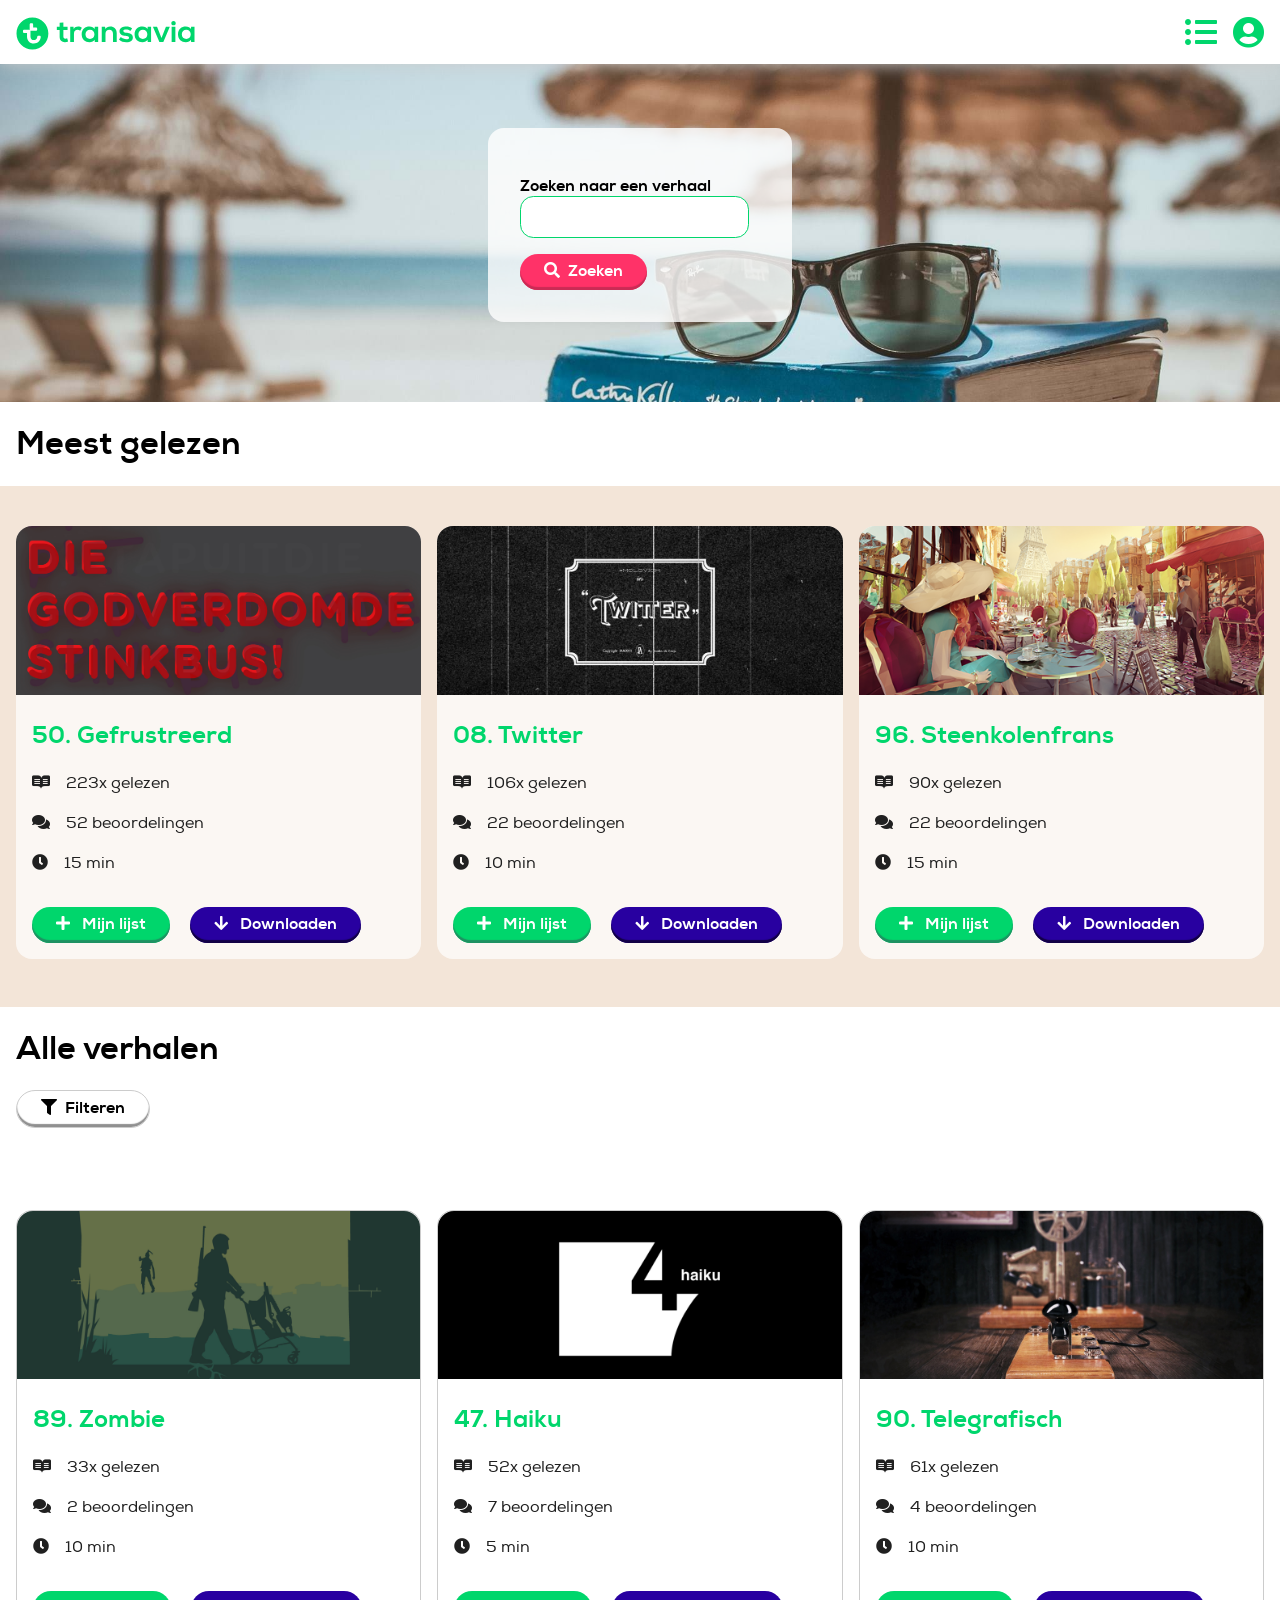
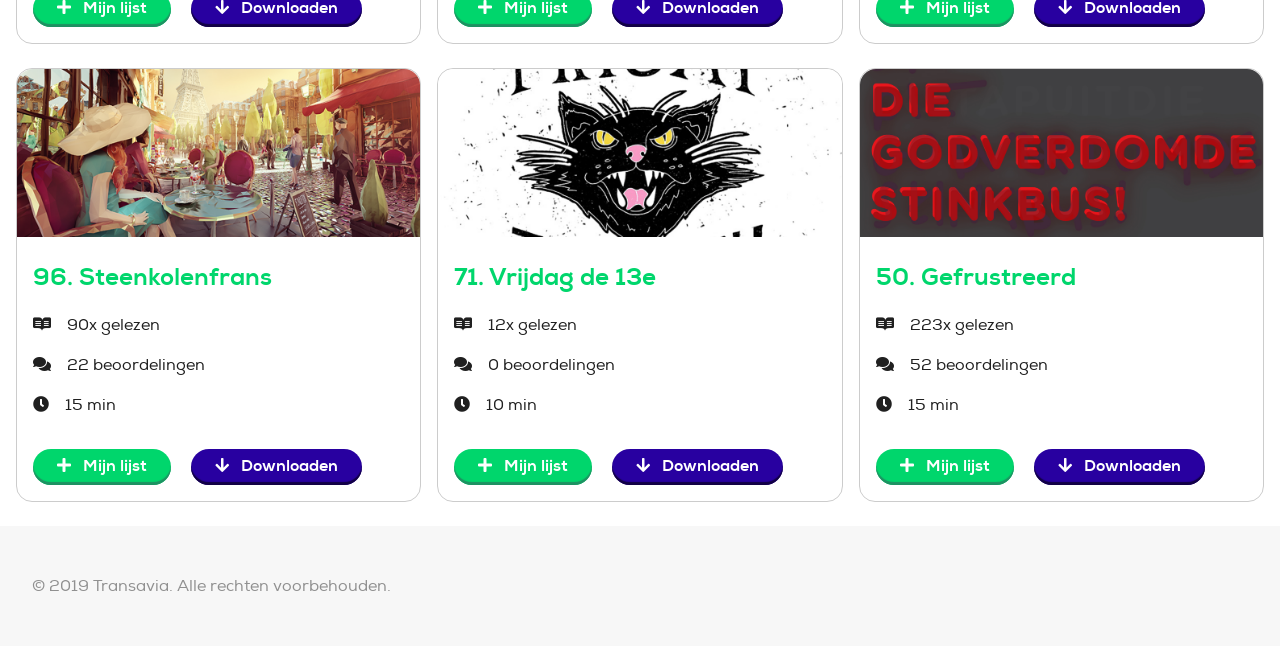
<file: index.html>
<!DOCTYPE html>
<html lang="nl">
<head>
  <meta charset="UTF-8">
  <meta name="viewport" content="width=device-width, initial-scale=1.0">
  <meta http-equiv="X-UA-Compatible" content="ie=edge">
  <title>Transavia - 99 verhalen</title>
  <link rel="stylesheet" href="css/style.css">
  <link rel="stylesheet" href="https://use.fontawesome.com/releases/v5.3.1/css/all.css" integrity="sha384-mzrmE5qonljUremFsqc01SB46JvROS7bZs3IO2EmfFsd15uHvIt+Y8vEf7N7fWAU" crossorigin="anonymous">
</head>
<body>
  <header>
    <nav>
      <a href="index.html"><img src="img/transavia-logo.svg" alt="Transavia - 99 verhalen homepage."></a>
      <ul>
        <li><a href="lijst.html"><i class="fas fa-list-ul fa-2x"></i></a></li>
        <li><a href="inloggen.html"><i class="fas fa-user-circle fa-2x"></i></a></li>
      </ul>
    </nav>

    <section>
      <form action="zoeken.html">
        <label>Zoeken naar een verhaal
        <input type="text" placeholder="bijv. naam, emotie, titel">
        </label>
        <button><i class="fas fa-search"></i>Zoeken</button>
      </form>
    </section>
  </header>

  <main>
    <h1>Meest gelezen</h1>
    <section class="bg">
        <article class="white">
          <a href="50-gefrustreerd.html">
          <img src="img/50.jpg" alt="50. Gefrustreerd">
            <footer>
              <h2>50. Gefrustreerd</h2>
              <p><i class="fab fa-readme"></i>223x gelezen</p>
              <p><i class="fas fa-comments"></i>52 beoordelingen</p>
              <p><i class="fas fa-clock"></i>15 min</p>
            </footer>
          </a>
          <button class="lijst"><i class="fas fa-plus"></i> Mijn lijst</button>
          <button class="down"><i class="fas fa-arrow-down"></i> Downloaden</button>
        </article>

        <article class="white">
          <a href="">
          <img src="img/08.jpg" alt="08. Twitter">
            <footer>
              <h2>08. Twitter</h2>
              <p><i class="fab fa-readme"></i>106x gelezen</p>
              <p><i class="fas fa-comments"></i>22 beoordelingen</p>
              <p><i class="fas fa-clock"></i>10 min</p>
            </footer>
          </a>
          <button class="lijst"><i class="fas fa-plus"></i> Mijn lijst</button>
          <button class="down"><i class="fas fa-arrow-down"></i> Downloaden</button>
        </article>

        <article class="white">
          <a href="">
          <img src="img/96.jpg" alt="96. Steenkolenfrans">
            <footer>
              <h2>96. Steenkolenfrans</h2>
              <p><i class="fab fa-readme"></i>90x gelezen</p>
              <p><i class="fas fa-comments"></i>22 beoordelingen</p>
              <p><i class="fas fa-clock"></i>15 min</p>
            </footer>
          </a>
          <button class="lijst"><i class="fas fa-plus"></i> Mijn lijst</button>
          <button class="down"><i class="fas fa-arrow-down"></i> Downloaden</button>
        </article>
    </section>

    <h1>Alle verhalen</h1>
    <button id="toggle"><i class="fas fa-filter"></i>Filteren</button>
    <form class="filter">
      <fieldset>
        <legend>Sorteer op</legend>
        <label> Reacties <input name="sorteren" type="radio" checked="checked"> </label>
        <label> Aantal keer gelezen <input name="sorteren" type="radio"> </label>
      </fieldset>
      <fieldset>
        <legend>Leestijd</legend>
        <label> 5 min <input type="checkbox"> </label>
        <label> 10 min <input type="checkbox"> </label>
        <label> 15 min <input type="checkbox"> </label>
      </fieldset>
      <fieldset>
        <legend>Sfeer</legend>
        <label> Absurd <input type="checkbox"> </label>
        <label> Angstig <input type="checkbox"> </label>
        <label> Boos <input type="checkbox"> </label>
      </fieldset>
      <fieldset>
        <legend>Visuele stijl</legend>
        <label> Abstract <input type="checkbox"> </label>
        <label> Geometrisch <input type="checkbox"> </label>
        <label> Minimalistisch <input type="checkbox"> </label>
      </fieldset>
    </form>
    <section>
        <article>
          <a href="">
          <img src="img/89.jpg" alt="89. Zombie">
            <footer>
              <h2>89. Zombie</h2>
              <p><i class="fab fa-readme"></i>33x gelezen</p>
              <p><i class="fas fa-comments"></i>2 beoordelingen</p>
              <p><i class="fas fa-clock"></i>10 min</p>
            </footer>
          </a>
          <button class="lijst"><i class="fas fa-plus"></i> Mijn lijst</button>
          <button class="down"><i class="fas fa-arrow-down"></i> Downloaden</button>
        </article>

        <article>
          <a href="">
          <img src="img/47.jpg" alt="47. Haiku">
            <footer>
              <h2>47. Haiku</h2>
              <p><i class="fab fa-readme"></i>52x gelezen</p>
              <p><i class="fas fa-comments"></i>7 beoordelingen</p>
              <p><i class="fas fa-clock"></i>5 min</p>
            </footer>
          </a>
          <button class="lijst"><i class="fas fa-plus"></i> Mijn lijst</button>
          <button class="down"><i class="fas fa-arrow-down"></i> Downloaden</button>
        </article>

        <article>
          <a href="">
          <img src="img/90.jpg" alt="90. Telegrafisch">
            <footer>
              <h2>90. Telegrafisch</h2>
              <p><i class="fab fa-readme"></i>61x gelezen</p>
              <p><i class="fas fa-comments"></i>4 beoordelingen</p>
              <p><i class="fas fa-clock"></i>10 min</p>
            </footer>
          </a>
          <button class="lijst"><i class="fas fa-plus"></i> Mijn lijst</button>
          <button class="down"><i class="fas fa-arrow-down"></i> Downloaden</button>
        </article>

        <article>
          <a href="">
          <img src="img/96.jpg" alt="96. Steenkolenfrans">
            <footer>
              <h2>96. Steenkolenfrans</h2>
              <p><i class="fab fa-readme"></i>90x gelezen</p>
              <p><i class="fas fa-comments"></i>22 beoordelingen</p>
              <p><i class="fas fa-clock"></i>15 min</p>
            </footer>
          </a>
          <button class="lijst"><i class="fas fa-plus"></i> Mijn lijst</button>
          <button class="down"><i class="fas fa-arrow-down"></i> Downloaden</button>
        </article>

        <article>
          <a href="">
          <img src="img/71.jpg" alt="71. Vrijdag de 13e">
            <footer>
              <h2>71. Vrijdag de 13e</h2>
              <p><i class="fab fa-readme"></i>12x gelezen</p>
              <p><i class="fas fa-comments"></i>0 beoordelingen</p>
              <p><i class="fas fa-clock"></i>10 min</p>
            </footer>
          </a>
          <button class="lijst"><i class="fas fa-plus"></i> Mijn lijst</button>
          <button class="down"><i class="fas fa-arrow-down"></i> Downloaden</button>
        </article>

        <article>
          <a href="50-gefrustreerd.html">
          <img src="img/50.jpg" alt="50. Gefrustreerd">
            <footer>
              <h2>50. Gefrustreerd</h2>
              <p><i class="fab fa-readme"></i>223x gelezen</p>
              <p><i class="fas fa-comments"></i>52 beoordelingen</p>
              <p><i class="fas fa-clock"></i>15 min</p>
            </footer>
          </a>
          <button class="lijst"><i class="fas fa-plus"></i> Mijn lijst</button>
          <button class="down"><i class="fas fa-arrow-down"></i> Downloaden</button>
        </article>
    </section>
  </main>

  <footer>
    <p>&copy; 2019 Transavia. Alle rechten voorbehouden.</p>
  </footer>

  <script src="js/script.js" charset="utf-8"></script>

</body>
</html>
</file>
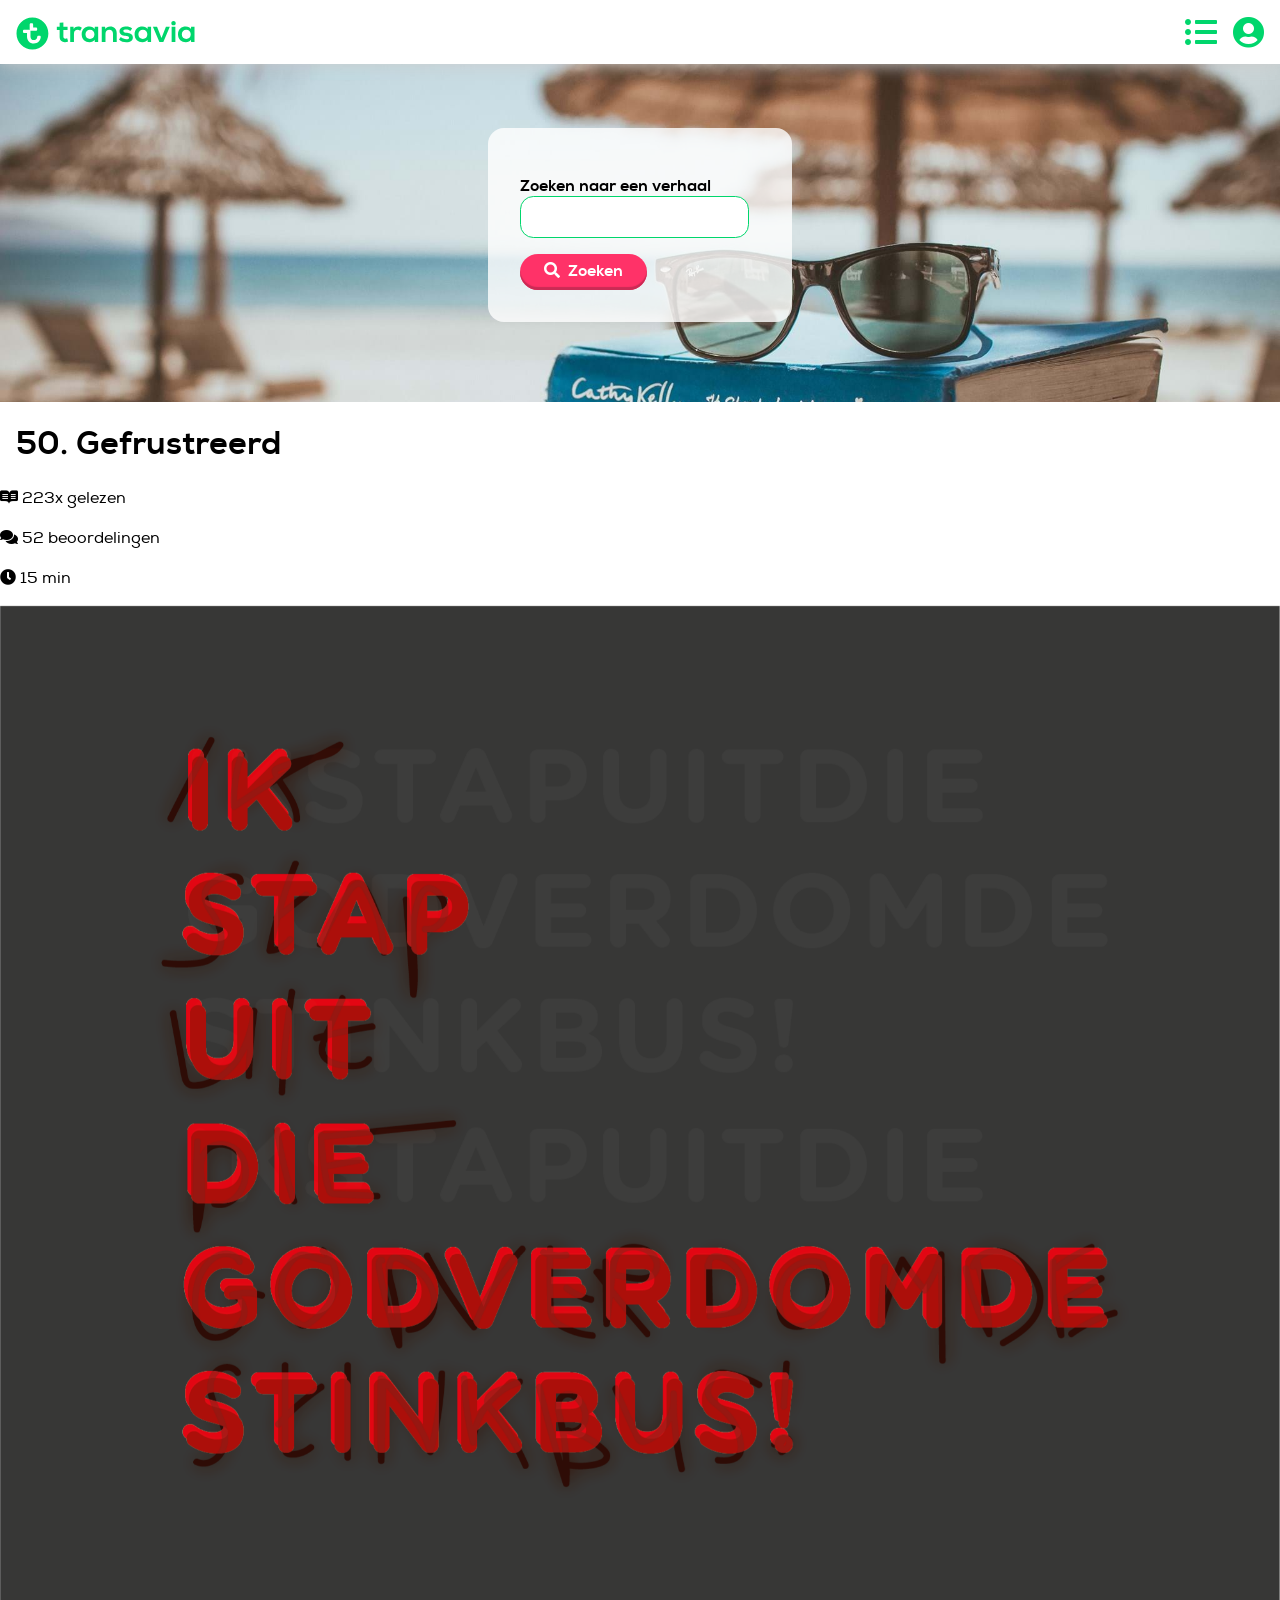
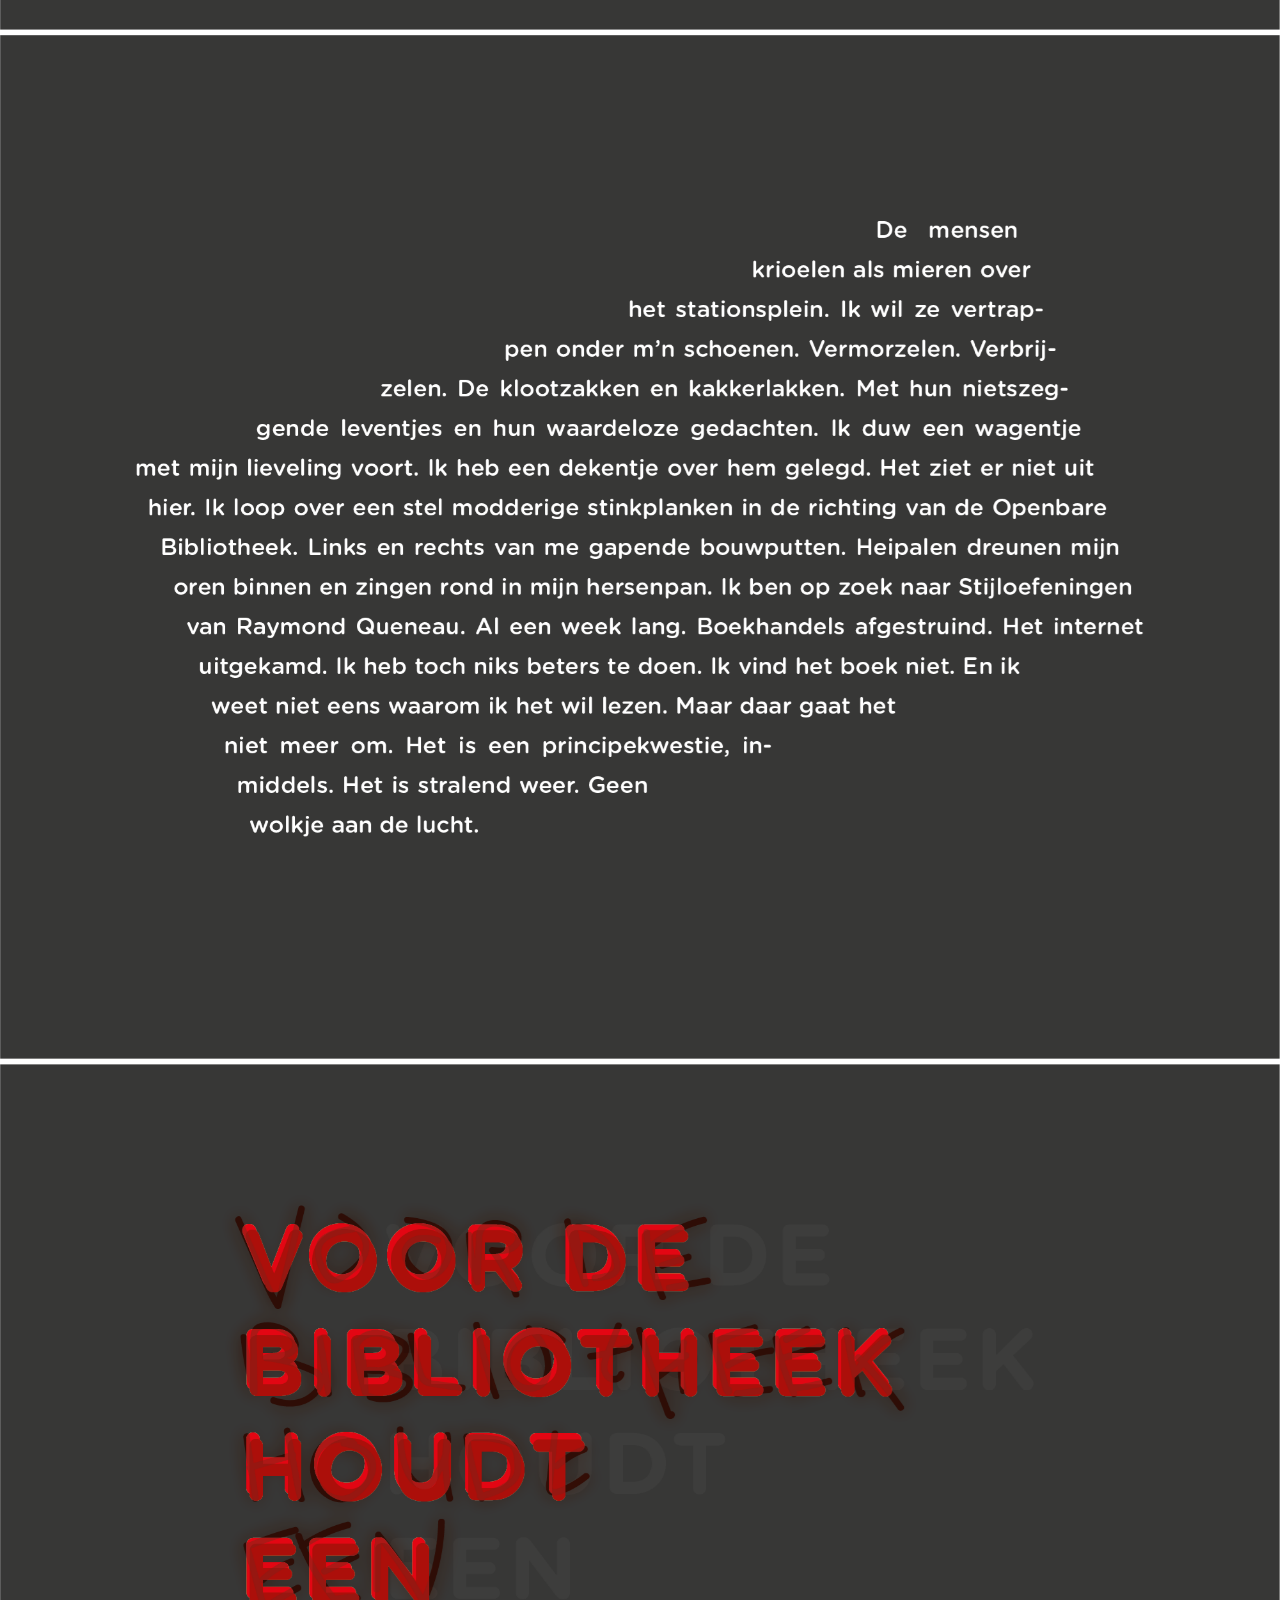
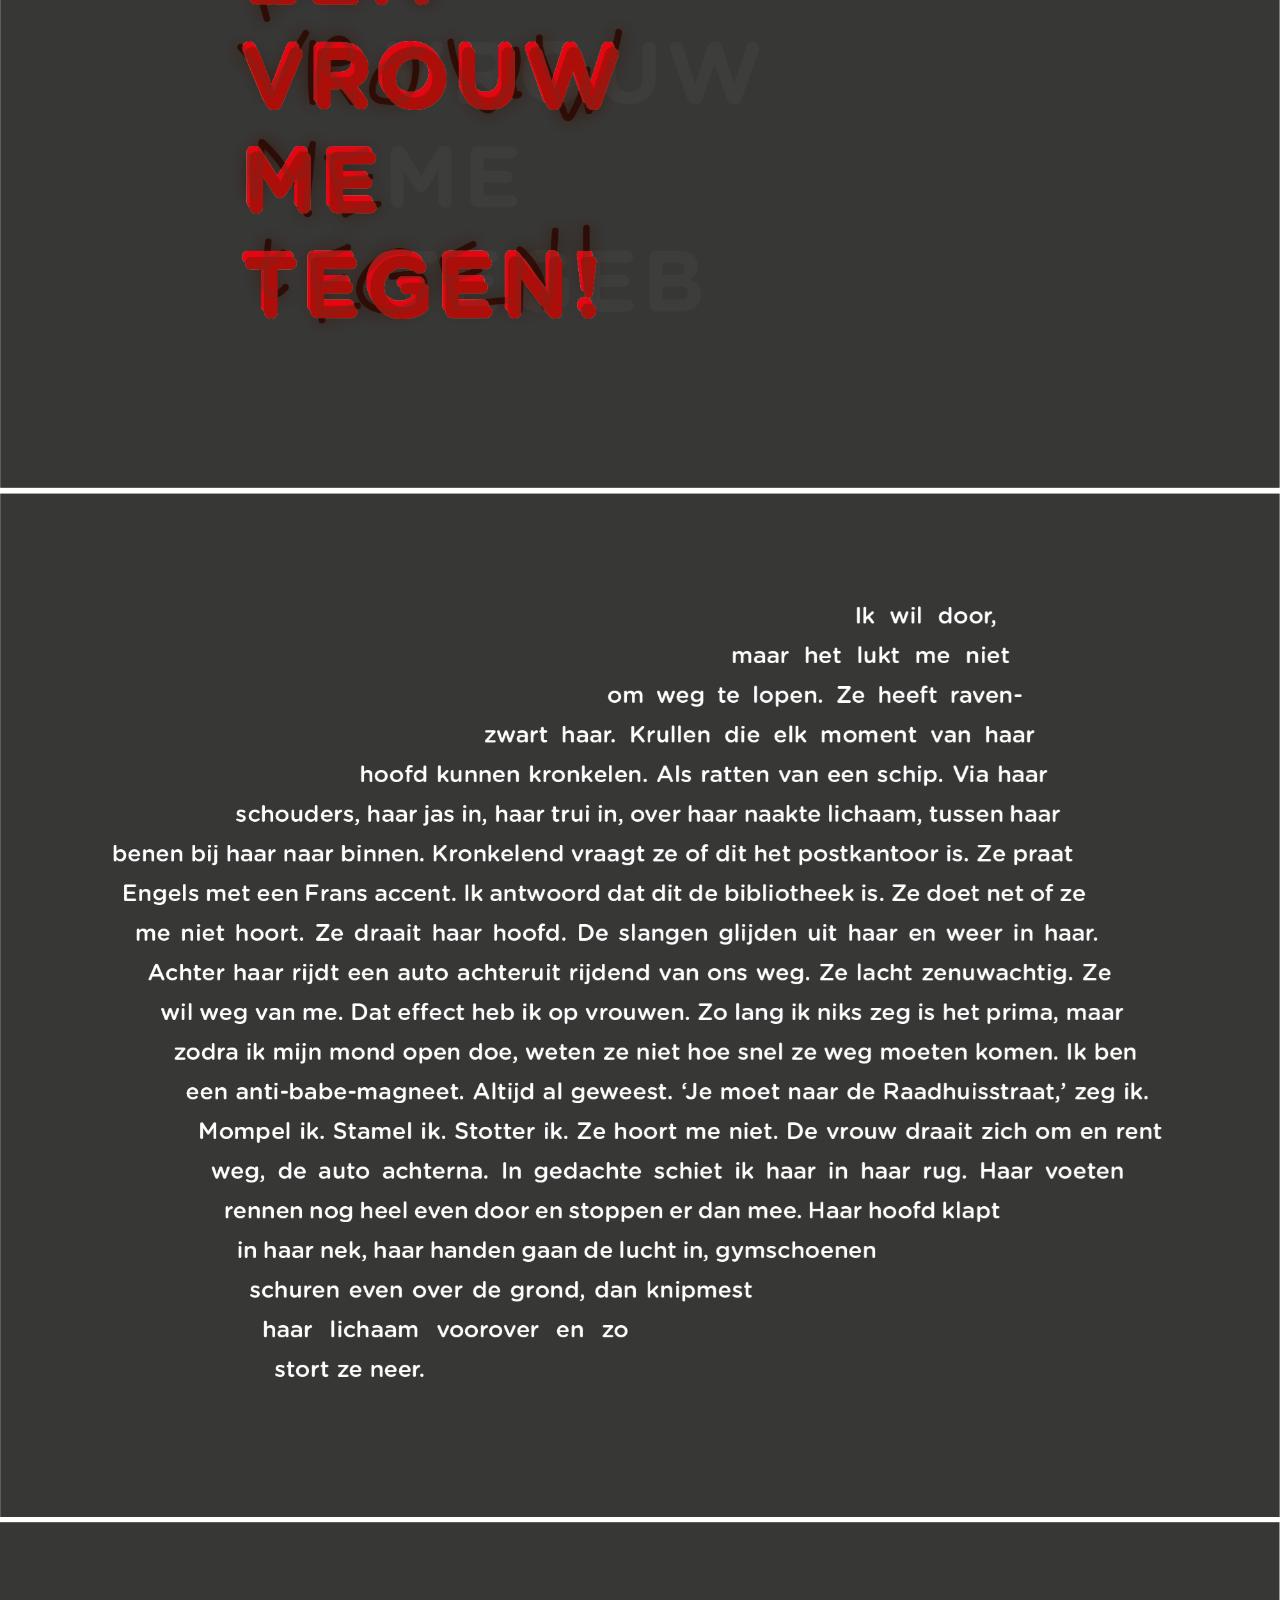
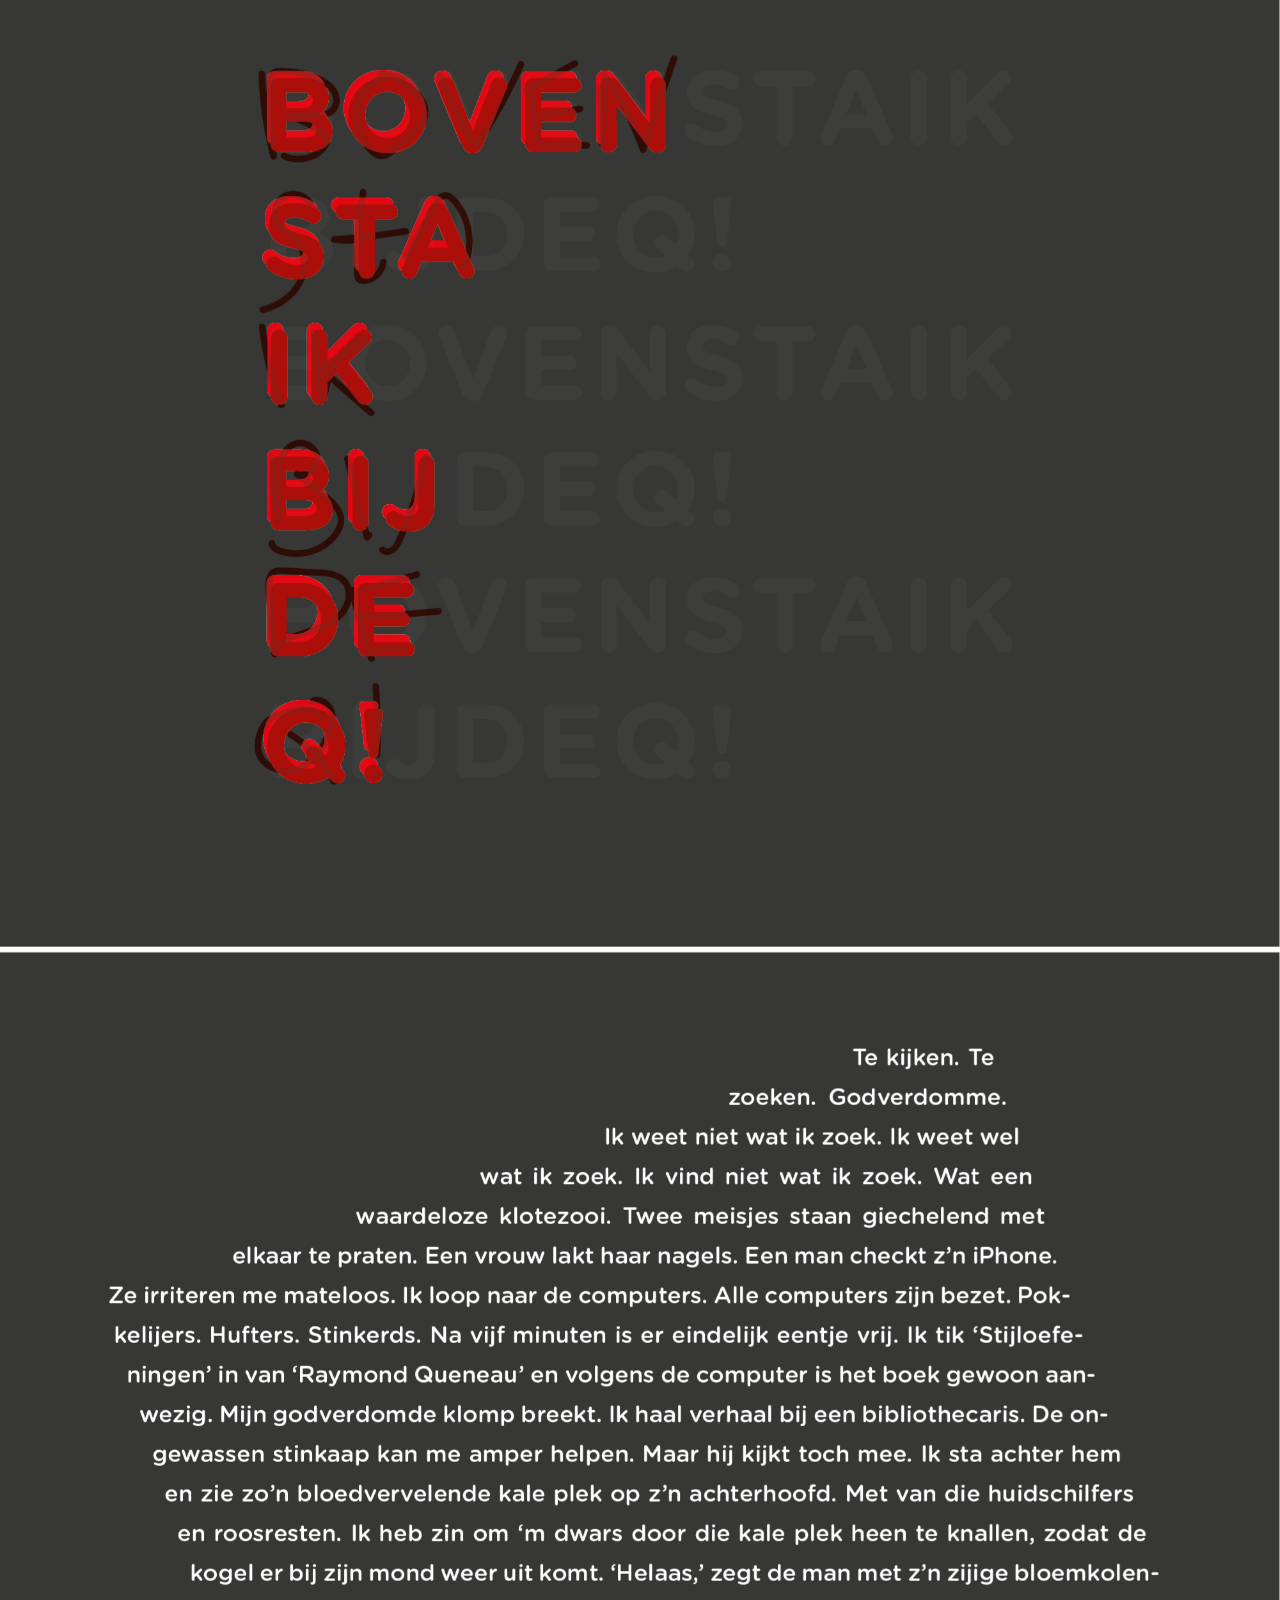
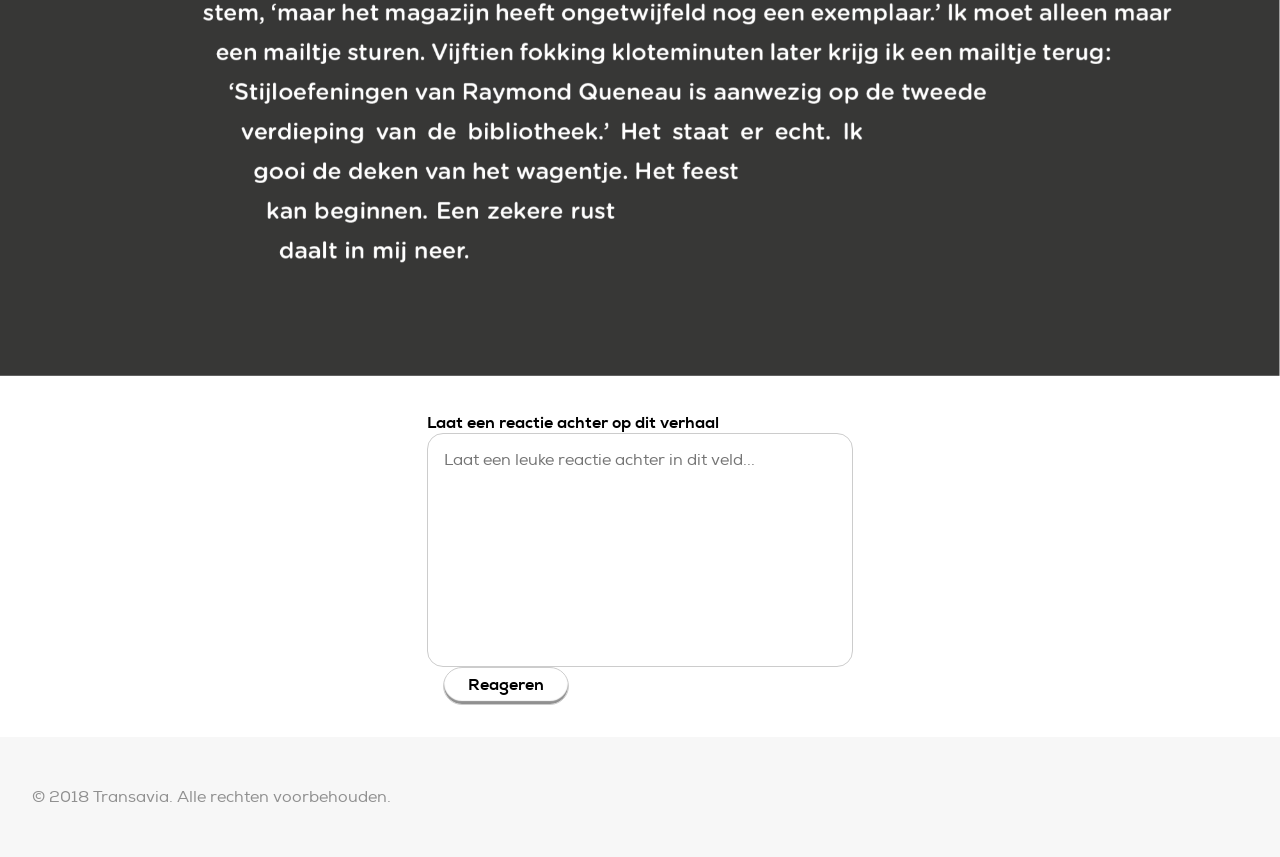
<file: 50-gefrustreerd.html>
<!DOCTYPE html>
<html lang="nl">
<head>
  <meta charset="UTF-8">
  <meta name="viewport" content="width=device-width, initial-scale=1.0">
  <meta http-equiv="X-UA-Compatible" content="ie=edge">
  <title>Gefrustreerd - Transavia - 99 verhalen</title>
  <link rel="stylesheet" href="css/style.css">
  <link rel="stylesheet" href="https://use.fontawesome.com/releases/v5.3.1/css/all.css" integrity="sha384-mzrmE5qonljUremFsqc01SB46JvROS7bZs3IO2EmfFsd15uHvIt+Y8vEf7N7fWAU" crossorigin="anonymous">
</head>
<body>
  <header>
    <nav>
      <a href="index.html"><img src="img/transavia-logo.svg" alt="Transavia - 99 verhalen homepage."></a>
      <ul>
        <li><a href="lijst.html"><i class="fas fa-list-ul fa-2x"></i></a></li>
        <li><a href="inloggen.html"><i class="fas fa-user-circle fa-2x"></i></a></li>
      </ul>
    </nav>

    <section>
      <form action="zoeken.html">
        <label>Zoeken naar een verhaal
        <input type="text" placeholder="bijv. naam, emotie, titel">
        </label>
        <button><i class="fas fa-search"></i>Zoeken</button>
      </form>
    </section>
  </header>

  <main class="gefrustreerd">
    <h1>50. Gefrustreerd</h1>
    <footer>
      <p><i class="fab fa-readme"></i>  223x gelezen</p>
      <p><i class="fas fa-comments"></i>  52 beoordelingen</p>
      <p><i class="fas fa-clock"></i>  15 min</p>
    </footer>
    <img src="img/verhaal01-mobile.png" alt="Deel 1: Gefrustreerd">
    <img src="img/verhaal02-mobile.png" alt="Deel 2: Gefrustreerd">
    <img src="img/verhaal03-mobile.png" alt="Deel 3: Gefrustreerd">
    <img src="img/verhaal04-mobile.png" alt="Deel 4: Gefrustreerd">
    <img src="img/verhaal05-mobile.png" alt="Deel 5: Gefrustreerd">
    <img src="img/verhaal06-mobile.png" alt="Deel 6: Gefrustreerd">

    <form action="reageren.html">
      <label>Laat een reactie achter op dit verhaal
      <textarea cols="30" rows="10" placeholder="Laat een leuke reactie achter in dit veld..."></textarea>
      </label>
      <button type="submit">Reageren</button>
    </form>
  </main>

  <footer>
    <p>&copy; 2018 Transavia. Alle rechten voorbehouden.</p>
  </footer>

  <script src="js/script.js" charset="utf-8"></script>

</body>
</html>
</file>
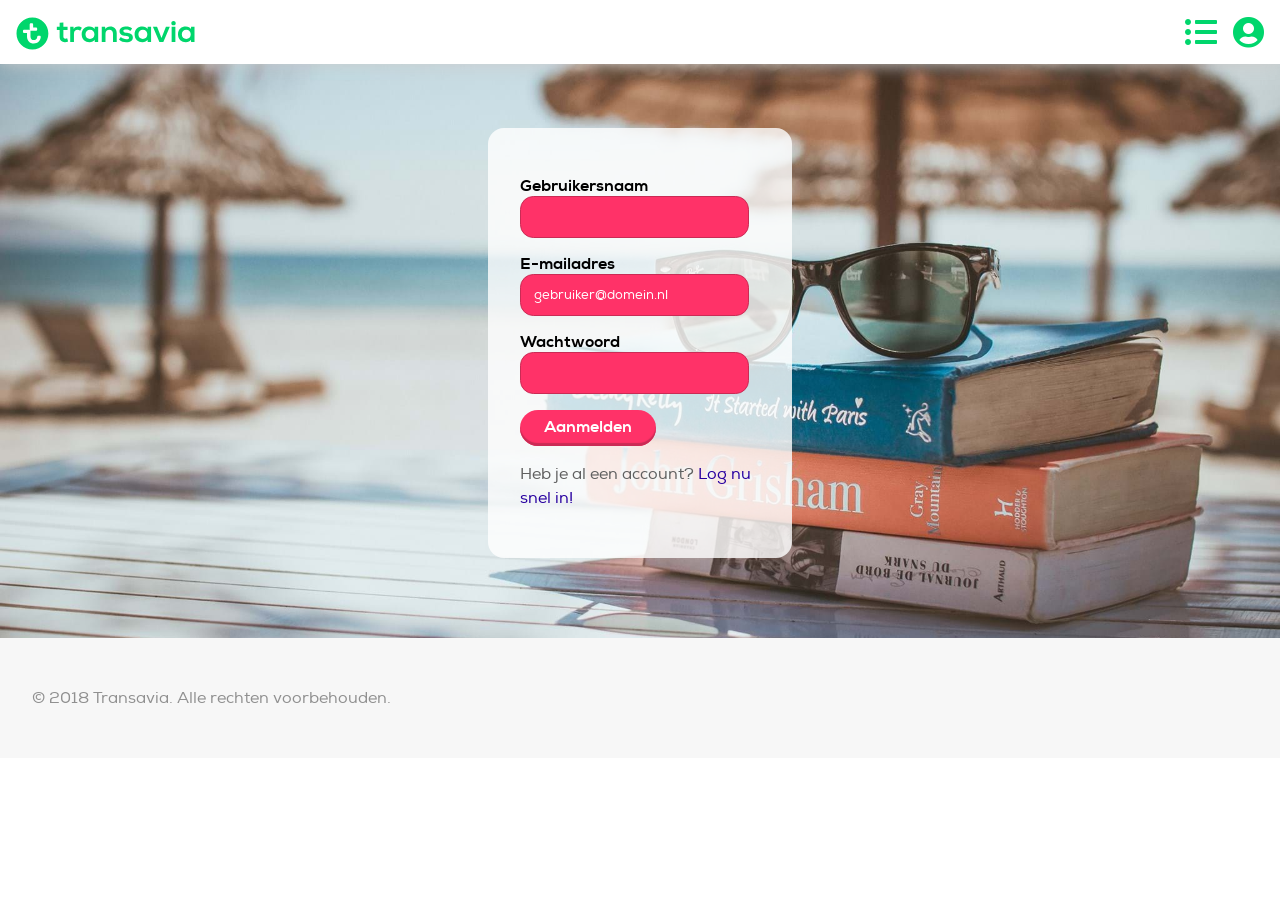
<file: aanmelden.html>
<!DOCTYPE html>
<html lang="nl">
<head>
  <meta charset="UTF-8">
  <meta name="viewport" content="width=device-width, initial-scale=1.0">
  <meta http-equiv="X-UA-Compatible" content="ie=edge">
  <title>Aanmelden - Transavia - 99 verhalen</title>
  <link rel="stylesheet" href="css/style.css">
  <link rel="stylesheet" href="https://use.fontawesome.com/releases/v5.3.1/css/all.css" integrity="sha384-mzrmE5qonljUremFsqc01SB46JvROS7bZs3IO2EmfFsd15uHvIt+Y8vEf7N7fWAU" crossorigin="anonymous">
</head>
<body>
  <header>
    <nav>
      <a href="index.html"><img src="img/transavia-logo.svg" alt="Transavia - 99 verhalen homepage."></a>
      <ul>
        <li><a href="lijst.html"><i class="fas fa-list-ul fa-2x"></i></a></li>
        <li><a href="inloggen.html"><i class="fas fa-user-circle fa-2x"></i></a></li>
      </ul>
    </nav>

    <section>
      <form action="aanmelden.html">
        <label>Gebruikersnaam
        <input type="text" required>
        </label>
        <label>E-mailadres
        <input type="email" placeholder="gebruiker@domein.nl" required>
        </label>
        <label>Wachtwoord
        <input type="password" pattern="(?=^.{8,}$)((?=.*\d)|(?=.*\W+))(?![.\n])(?=.*[A-Z])(?=.*[a-z]).*$" required>
        </label>
        <p class="feedback">Het formulier is helemaal juist ingevuld.</p>
        <button type="submit">Aanmelden</button>
        <p>Heb je al een account? <a href="inloggen.html">Log nu snel in!</a></p>
      </form>
    </section>
  </header>

  <footer>
    <p>&copy; 2018 Transavia. Alle rechten voorbehouden.</p>
  </footer>
</body>
</html>
</file>
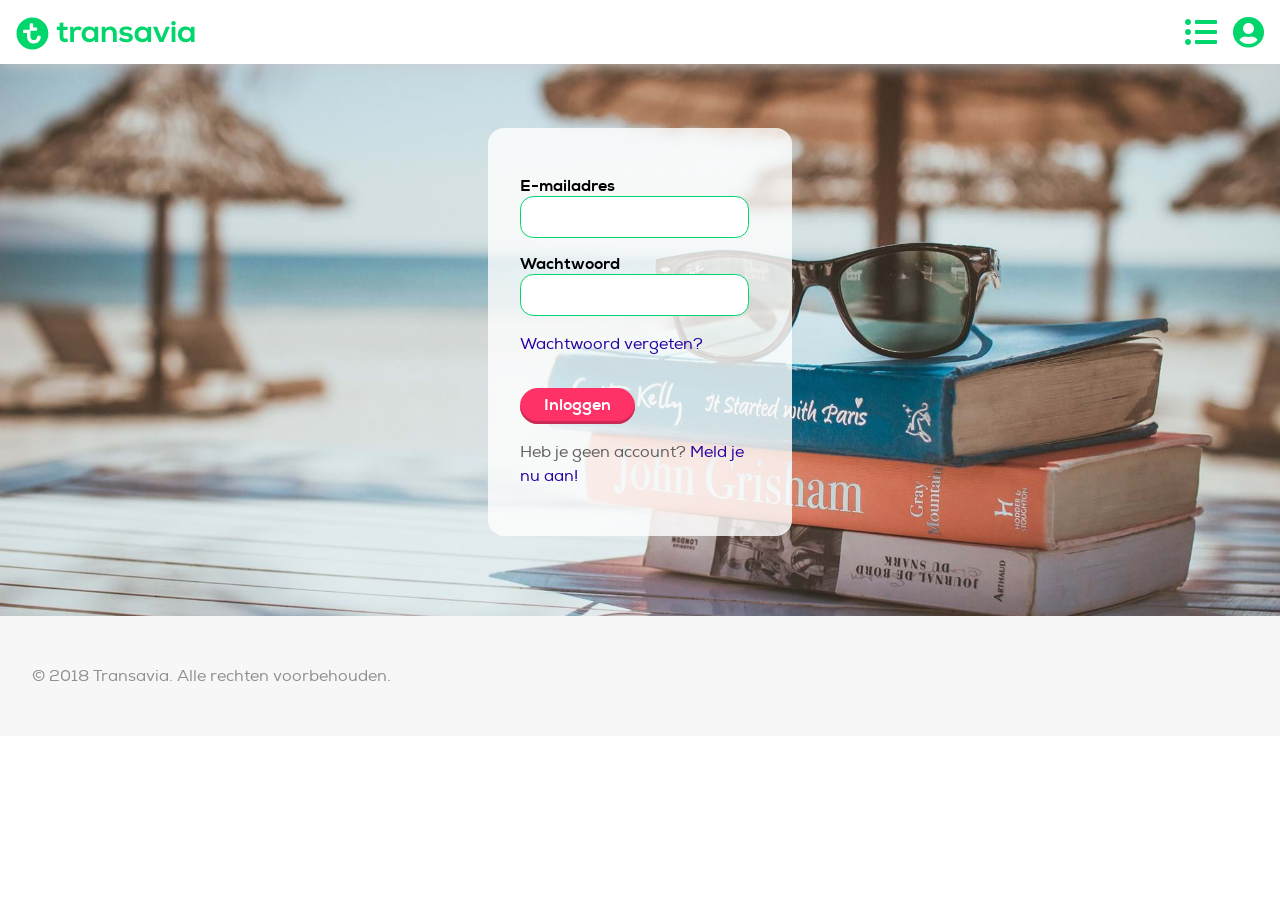
<file: inloggen.html>
<!DOCTYPE html>
<html lang="nl">
<head>
  <meta charset="UTF-8">
  <meta name="viewport" content="width=device-width, initial-scale=1.0">
  <meta http-equiv="X-UA-Compatible" content="ie=edge">
  <title>Inloggen - Transavia - 99 verhalen</title>
  <link rel="stylesheet" href="css/style.css">
  <link rel="stylesheet" href="https://use.fontawesome.com/releases/v5.3.1/css/all.css" integrity="sha384-mzrmE5qonljUremFsqc01SB46JvROS7bZs3IO2EmfFsd15uHvIt+Y8vEf7N7fWAU" crossorigin="anonymous">
</head>
<body>
  <header>
    <nav>
      <a href="index.html"><img src="img/transavia-logo.svg" alt="Transavia - 99 verhalen homepage."></a>
      <ul>
        <li><a href="lijst.html"><i class="fas fa-list-ul fa-2x"></i></a></li>
        <li><a href="inloggen.html"><i class="fas fa-user-circle fa-2x"></i></a></li>
      </ul>
    </nav>

    <section>
      <form action="inloggen.html">
        <label>E-mailadres
        <input type="email" placeholder="gebruiker@domein.nl">
        </label>
        <label>Wachtwoord
        <input type="password">
        </label>
        <p><a href="">Wachtwoord vergeten?</a></p>
        <button type="submit">Inloggen</button>
        <p>Heb je geen account? <a href="aanmelden.html">Meld je nu aan!</a></p>
      </form>
    </section>
  </header>

  <footer>
    <p>&copy; 2018 Transavia. Alle rechten voorbehouden.</p>
  </footer>
</body>
</html>
</file>
<file: css/style.css>
/** fonts **/
@font-face {
    font-family: 'nexa-regular';
    src: url('../font/nexaregular-webfont.woff2') format('woff2'),
         url('../font/nexaregular-webfont.woff') format('woff');
    font-weight: normal;
    font-style: normal;

}

@font-face {
    font-family: 'nexa-xbold';
    src: url('../font/nexa-xbold-webfont.woff2') format('woff2'),
         url('../font/nexa-xbold-webfont.woff') format('woff');
    font-weight: normal;
    font-style: normal;

}

/** general **/
body {
  margin: 0 auto;
  font-family: 'nexa-regular', sans-serif;
}

a {
  text-decoration: none;
}

p {
  line-height: 1.5em;
}

h1,h2 {
  font-family: 'nexa-xbold', sans-serif;
}

nav {
  width: 100%;
  height: 4em;
  background-color: white;
  color: #00d66c;
  box-shadow: 0em 0em 1em #ccc;
  padding-left: 1em;
  padding-right: 1em;
  display: flex;
  justify-content: space-between;
  box-sizing: border-box;
  position: fixed;
  z-index: 1;
}

nav img {
  padding-top: 1em;
}

ul {
  display: flex;
  list-style: none;
}

ul li {
  margin-left: 1em;
}

ul li a {
  color: #00d66c;
}

ul li a:hover {
  color: #2800a0;
}

header section {
  background-image: url(../img/header.jpg);
  background-size: cover;
  width: 100%;
  display: flex;
}

header section form {
  width: 15em;
  margin: auto;
  background-color: rgba(255, 255, 255, 0.8);
  padding: 2em;
  border-radius: 1em;
  margin-top: 8em;
  margin-bottom: 5em;
}

label,input {
  display: flex;
  flex-direction: column;
}

label {
  font-family: 'nexa-xbold', sans-serif;
  font-size: 1em;
  padding-top: 1em;
}

input {
  color: #606060;
  width: 15em;
  border: .083em solid #91a3b7;
  border-radius: 1em;
  min-height: 2em;
  padding: 0 1em;
  line-height: 3em;
  transition: border .2s linear,color .2s linear;
  font-family: 'nexa-regular', sans-serif;
}

input:hover {
  border-color: #2800a0;
  outline: none;
}

button {
  font-family: 'nexa-xbold', sans-serif;
  font-size: 1em;
  color: white;
  background-color: #ff3268;
  box-shadow: inset 0 -.1875em .0625em #ca2b55;
  border-radius: 1.25em;
  padding: .4375em 1.5em .5625em;
  position: relative;
  border: 0;
  display: inline-block;
  cursor: pointer;
  text-decoration: none;
  transition: background-color .2s linear;
  margin-top: 1em;
}

button i {
  padding-right: .5em;
}

button:hover {
  background-color: #ff658e;
}

article {
  width: 20em;
  border: .083em solid #ccc;
  border-radius: 1em;
  box-sizing: border-box;
  margin-bottom: 1em;
  flex-grow: 1;
  margin-right: .5em;
  margin-left: .5em;
  margin-top: .5em;
}

article h2 {
  color: #00d66c;
}

article p {
  color: #202020;
}

article p i {
  padding-right: 1em;
}

article img {
  width: 100%;
  border-top-left-radius: 1em;
  border-top-right-radius: 1em;
}

article footer {
  padding: 1em;
  color: #000;
  margin-top: -1em;
  border-bottom-left-radius: 1em;
  border-bottom-right-radius: 1em;
}

button.lijst {
  font-family: 'nexa-xbold', sans-serif;
  font-size: 1em;
  color: white;
  background-color: #00d66c;
  box-shadow: inset 0 -.1875rem .0625rem #1e9162;
  border-radius: 1.25em;
  padding: .4375em 1.5em .5625em;
  position: relative;
  border: 0;
  display: inline-block;
  cursor: pointer;
  text-decoration: none;
  transition: background-color .2s linear;
}

button.lijst:hover {
  background-color: #4de298;
}

button.down {
  font-family: 'nexa-xbold', sans-serif;
  font-size: 1em;
  color: white;
  background-color: #2800a0;
  box-shadow: inset 0 -.1875em .0625em #120145;
  border-radius: 1.25em;
  padding: .4375em 1.5em .5625em;
  position: relative;
  border: 0;
  display: inline-block;
  cursor: pointer;
  text-decoration: none;
  transition: background-color .2s linear;
}

button.down:hover {
  background-color: #5e40b8;
}

main section {
  padding: .5em;
  display: flex;
  flex-wrap: wrap;
  justify-content: space-between;
  flex-direction: row;
}

section.bg {
  background-color: #f3e5d8;
  padding-top: 2em;
  padding-bottom: 2em;
}

main h1 {
  margin-left: .5em;
}

main button {
  margin-left: 1em;
  margin-top: 0em;
  color: black;
  background-color: white;
  box-shadow: inset 0 -.1875em .0625em #909090;
  border: .083em solid #ccc;
  margin-bottom: 1em;
}

main button:hover {
  background-color: #f5f5f5;
}

body>footer {
  width: 100%;
  background-color: #f7f7f7;
  padding: 2em;
  box-sizing: border-box;
  color: #909090;
}

main.gefrustreerd footer {
  color: black;
  background-color: white;
  margin: 0;
}

main.gefrustreerd img {
    height: 100vh;
    width: 100%;
    position: relative;
    object-fit: cover;
    z-index: -1;
    position: -webkit-sticky;
    position: sticky;
    top: 0;
}

.filter {
  display: flex;
  justify-content: space-around;
  flex-wrap: wrap;
  margin: 1em;
  background-color: #f7f7f7;
  border-radius: 1em;
  margin-top: -15em;
  visibility: hidden;
  opacity: 0;
}

.filter legend {
  font-size: 1em;
  color: #00d66c;
}

.filter fieldset {
  border: 0;
  margin: 1em;
}

.show-filter {
  margin-top: 0em;
  visibility: visible;
  opacity: 1;
}

.white {
  background: rgba(255,255,255,.7);
  border: 0;
}

/** inloggen/aanmelden **/
form p {
  color: #606060;
}

form a {
  color: #2800a0;
}

form a:hover {
  color: #ff3268;
}

form {
  transition: all .5s;
}

form:invalid p.feedback {
  display: none;
}

form:valid p.feedback {
  background-color: #00d66c;
  padding: 1em;
  color: white;
  border-radius: 1em;
}

input {
  transition: all 2s;
}

input:valid {
  border-color: #00d66c;
}

input:invalid {
  border-color: #ca2b55;
  background-color: #ff3268;
}

input:focus {
  transform: scale(1.01, 1.01);
}

input::placeholder {
  color: white;
}

/** verhaal **/
main.gefrustreerd form {
  width: 33.33%;
  margin: 0 auto;
  margin-top: 1em;
  margin-bottom: 1em;
}

textarea {
  border-radius: 1em;
  border: .083em solid #ccc;
  font-size: 1em;
  font-family: 'nexa-regular', sans-serif;
  resize: none;
  padding: 1em;
}

/** tablet <40em **/
@media (min-width: 40em){

    main.gefrustreerd img {
        width: 100vw;
        height: auto;
      }

    main.gefrustreerd>img:nth-of-type(1){
        content: url('../img/verhaal01-desktop.png');
      }

    main.gefrustreerd>img:nth-of-type(2){
        content: url('../img/verhaal02-desktop.png');
      }

    main.gefrustreerd>img:nth-of-type(3){
        content: url('../img/verhaal03-desktop.png');
      }

    main.gefrustreerd>img:nth-of-type(4){
        content: url('../img/verhaal04-desktop.png');
      }

    main.gefrustreerd>img:nth-of-type(5){
        content: url('../img/verhaal05-desktop.png');
      }

    main.gefrustreerd>img:nth-of-type(6){
        content: url('../img/verhaal06-desktop.png');
      }
}

/** desktop <60em **/
@media (min-width: 60em){


}
</file>
